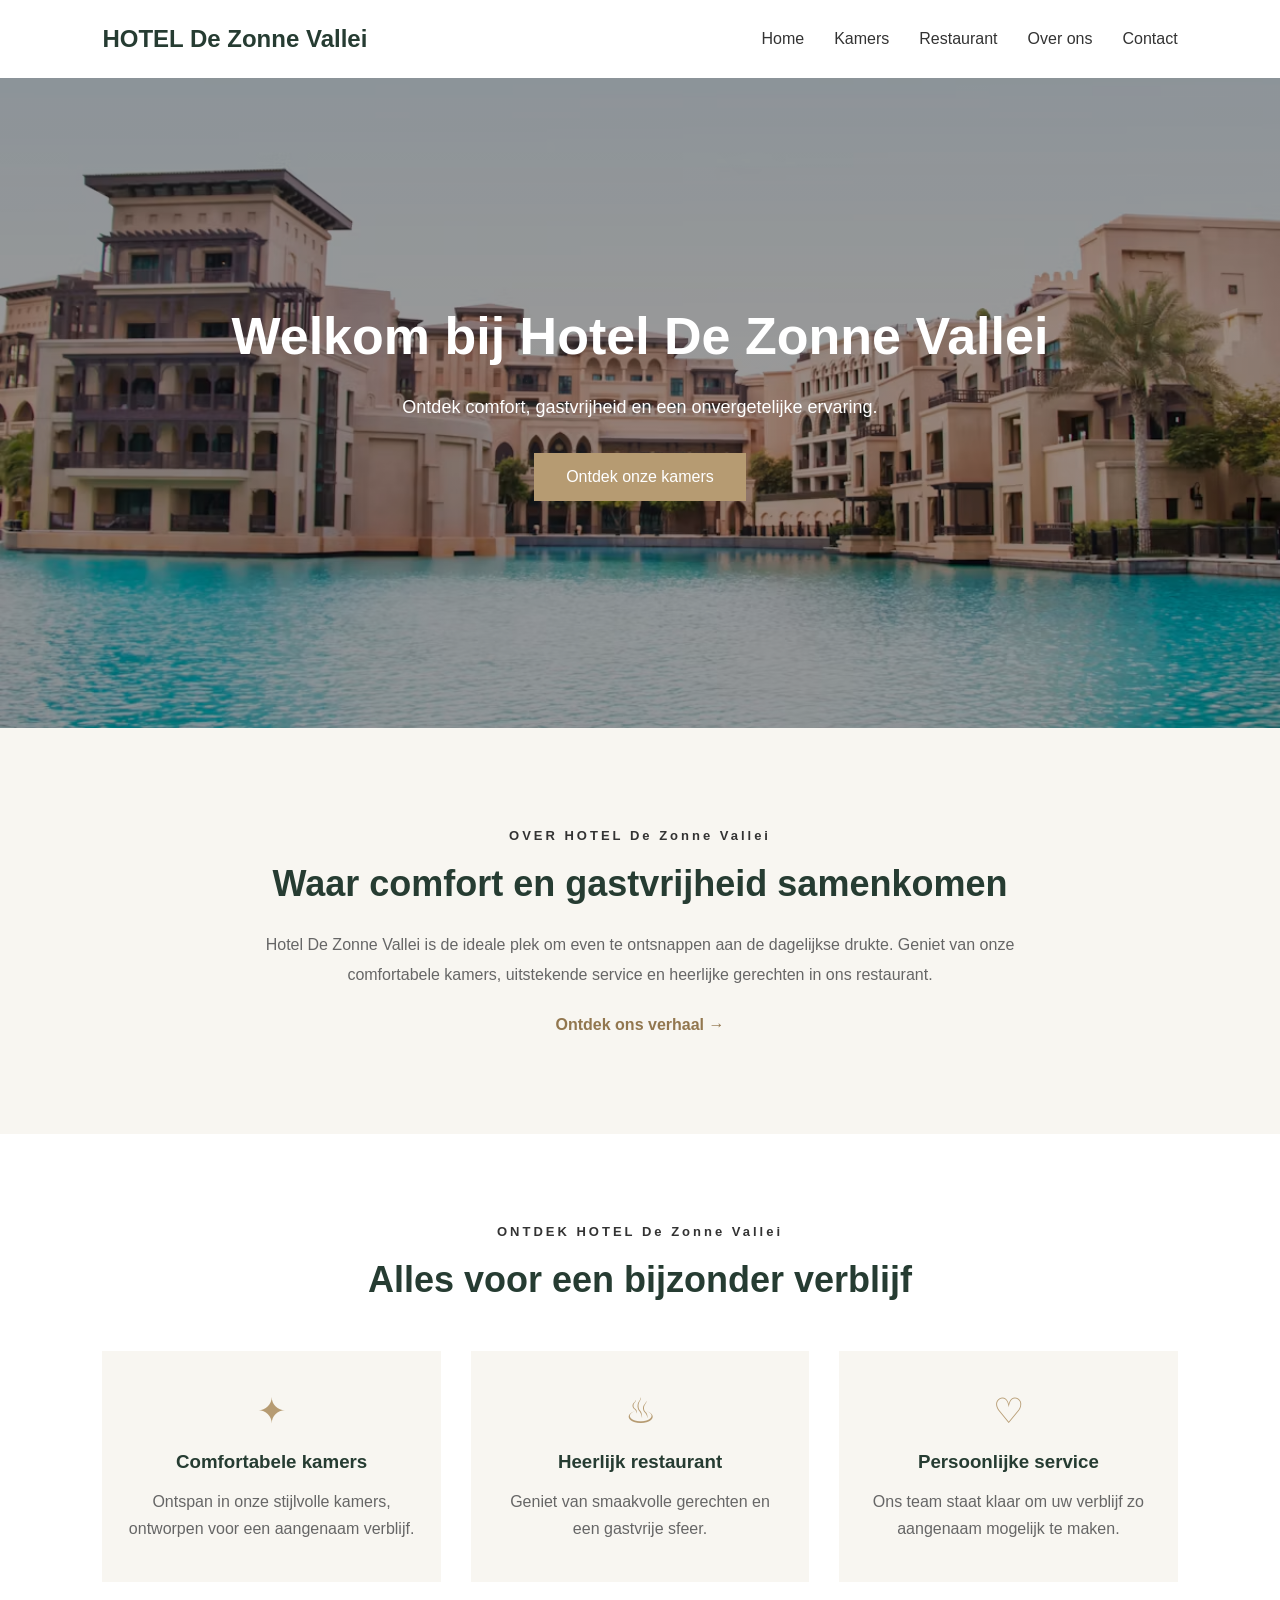
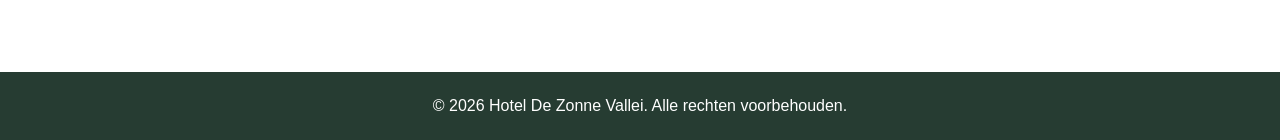
<file: index.html>
<!DOCTYPE html>
<html lang="nl">

<head>
    <meta charset="UTF-8">
    <meta name="viewport" content="width=device-width, initial-scale=1.0">

    <title>Hotel De Zonne Vallei| Welkom</title>

    <link rel="stylesheet" href="css/style.css">
</head>

<body>

    <header>
        <nav class="navbar">
            <a href="index.html" class="logo">HOTEL De Zonne Vallei</a>

            <ul class="nav-links">
                <li><a href="index.html">Home</a></li>
                <li><a href="kamers.html">Kamers</a></li>
                <li><a href="restaurant.html">Restaurant</a></li>
                <li><a href="over-ons.html">Over ons</a></li>
                <li><a href="contact.html">Contact</a></li>
            </ul>
        </nav>
    </header>

    <main>
        <section class="hero">
            <div class="hero-content">
                <h1>Welkom bij Hotel De Zonne Vallei</h1>

                <p>
                    Ontdek comfort, gastvrijheid en een
                    onvergetelijke ervaring.
                </p>

                <a href="kamers.html" class="btn">
                    Ontdek onze kamers
                </a>
            </div>
        </section>

        <!-- Introduction section -->
        <section class="intro">
            <div class="intro-content">
                <p class="section-label">OVER HOTEL De Zonne Vallei</p>

                <h2>Waar comfort en gastvrijheid samenkomen</h2>

                <p>
                    Hotel De Zonne Vallei is de ideale plek om even te ontsnappen
                    aan de dagelijkse drukte. Geniet van onze comfortabele
                    kamers, uitstekende service en heerlijke gerechten
                    in ons restaurant.
                </p>

                <a href="over-ons.html" class="text-link">
                    Ontdek ons verhaal →
                </a>
            </div>
        </section>

        <!-- Features section -->
        <section class="features">

            <div class="section-heading">
                <p class="section-label">ONTDEK HOTEL De Zonne Vallei</p>
                <h2>Alles voor een bijzonder verblijf</h2>
            </div>

            <div class="feature-container">

                <div class="feature-card">
                    <div class="feature-icon">✦</div>
                    <h3>Comfortabele kamers</h3>
                    <p>
                        Ontspan in onze stijlvolle kamers,
                        ontworpen voor een aangenaam verblijf.
                    </p>
                </div>

                <div class="feature-card">
                    <div class="feature-icon">♨</div>
                    <h3>Heerlijk restaurant</h3>
                    <p>
                        Geniet van smaakvolle gerechten
                        en een gastvrije sfeer.
                    </p>
                </div>

                <div class="feature-card">
                    <div class="feature-icon">♡</div>
                    <h3>Persoonlijke service</h3>
                    <p>
                        Ons team staat klaar om uw verblijf
                        zo aangenaam mogelijk te maken.
                    </p>
                </div>

            </div>
        </section>
    </main>

    <footer>
        <p>&copy; 2026 Hotel De Zonne Vallei. Alle rechten voorbehouden.</p>
    </footer>

    <script src="js/script.js"></script>

</body>

</html>
</file>
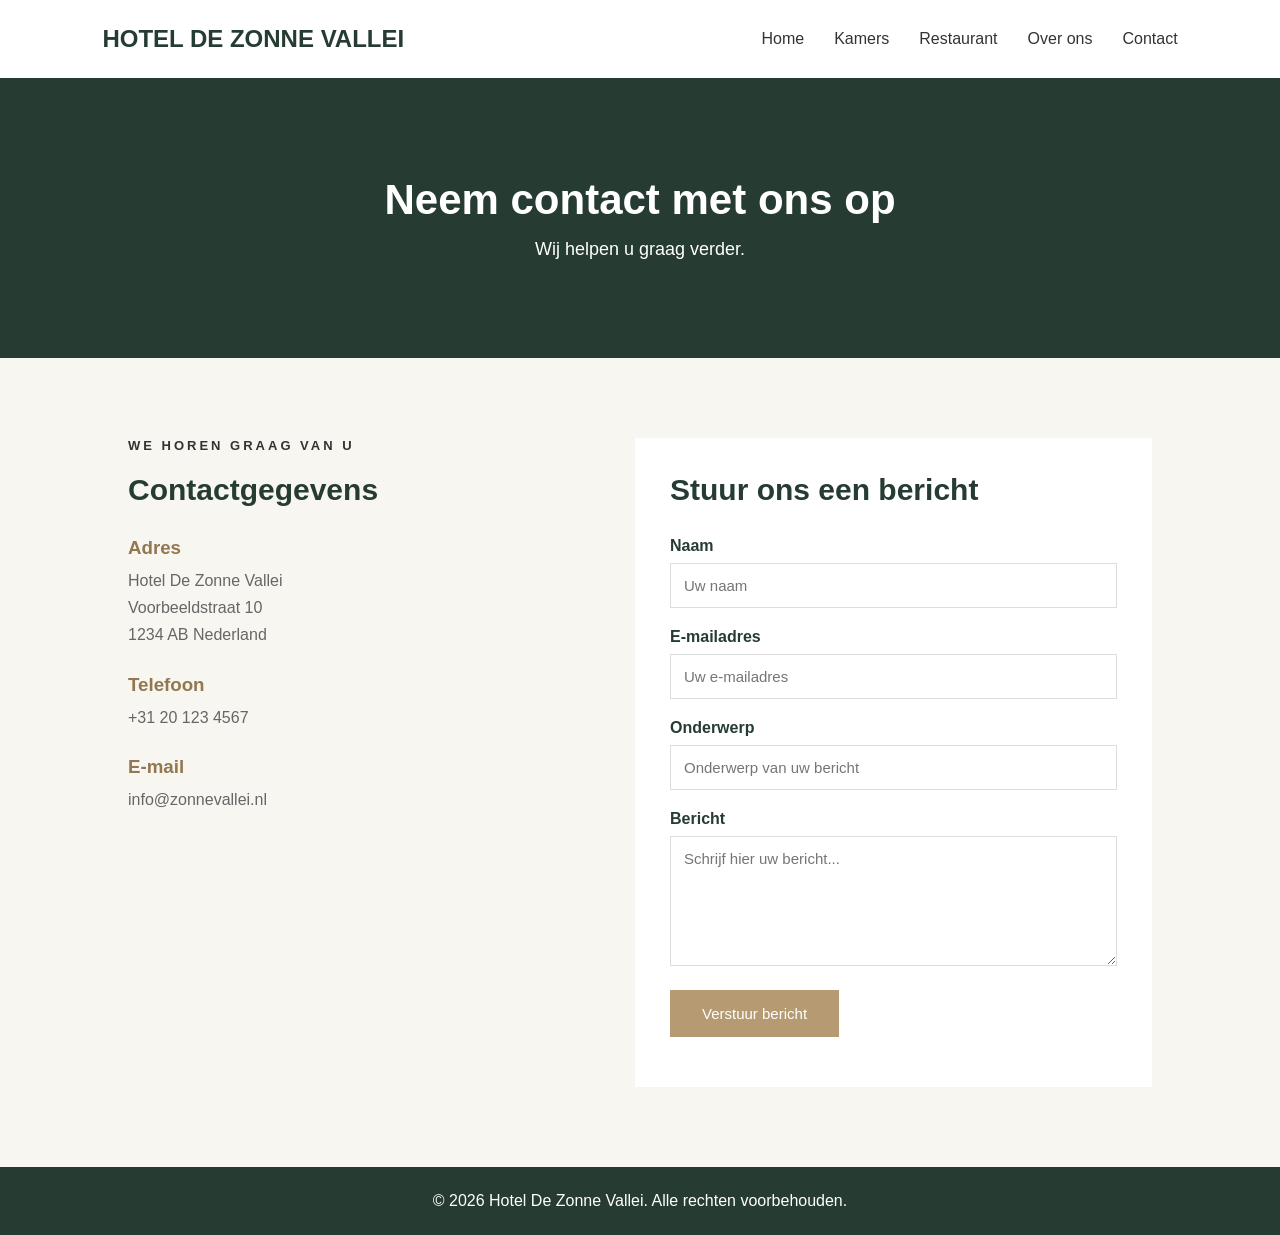
<file: contact.html>
<!DOCTYPE html>
<html lang="nl">
<head>
    <meta charset="UTF-8">
    <meta name="viewport" content="width=device-width, initial-scale=1.0">

    <title>Hotel De Zonne Vallei | Contact</title>

    <link rel="stylesheet" href="css/style.css">
</head>

<body>

    <header>
        <nav class="navbar">
            <a href="index.html" class="logo">
                HOTEL DE ZONNE VALLEI
            </a>

            <ul class="nav-links">
                <li><a href="index.html">Home</a></li>
                <li><a href="kamers.html">Kamers</a></li>
                <li><a href="restaurant.html">Restaurant</a></li>
                <li><a href="over-ons.html">Over ons</a></li>
                <li><a href="contact.html">Contact</a></li>
            </ul>
        </nav>
    </header>

    <main>

        <section class="contact-hero">
            <h1>Neem contact met ons op</h1>
            <p>Wij helpen u graag verder.</p>
        </section>

        <section class="contact-section">

            <div class="contact-info">
                <p class="section-label">WE HOREN GRAAG VAN U</p>
                <h2>Contactgegevens</h2>

                <div class="contact-item">
                    <h3>Adres</h3>
                    <p>Hotel De Zonne Vallei</p>
                    <p>Voorbeeldstraat 10</p>
                    <p>1234 AB Nederland</p>
                </div>

                <div class="contact-item">
                    <h3>Telefoon</h3>
                    <p>+31 20 123 4567</p>
                </div>

                <div class="contact-item">
                    <h3>E-mail</h3>
                    <p>info@zonnevallei.nl</p>
                </div>

            </div>

            <div class="contact-form-container">

                <h2>Stuur ons een bericht</h2>

                <form id="contact-form">

                    <div class="form-group">
                        <label for="name">Naam</label>
                        <input
                            type="text"
                            id="name"
                            name="name"
                            placeholder="Uw naam"
                            required
                        >
                    </div>

                    <div class="form-group">
                        <label for="email">E-mailadres</label>
                        <input
                            type="email"
                            id="email"
                            name="email"
                            placeholder="Uw e-mailadres"
                            required
                        >
                    </div>

                    <div class="form-group">
                        <label for="subject">Onderwerp</label>
                        <input
                            type="text"
                            id="subject"
                            name="subject"
                            placeholder="Onderwerp van uw bericht"
                            required
                        >
                    </div>

                    <div class="form-group">
                        <label for="message">Bericht</label>
                        <textarea
                            id="message"
                            name="message"
                            rows="6"
                            placeholder="Schrijf hier uw bericht..."
                            required
                        ></textarea>
                    </div>

                    <button type="submit" class="btn">
                        Verstuur bericht
                    </button>

                    <p id="form-message"></p>

                </form>

            </div>

        </section>

    </main>

    <footer>
        <p>&copy; 2026 Hotel De Zonne Vallei. Alle rechten voorbehouden.</p>
    </footer>

    <script src="js/script.js"></script>

</body>
</html>
</file>
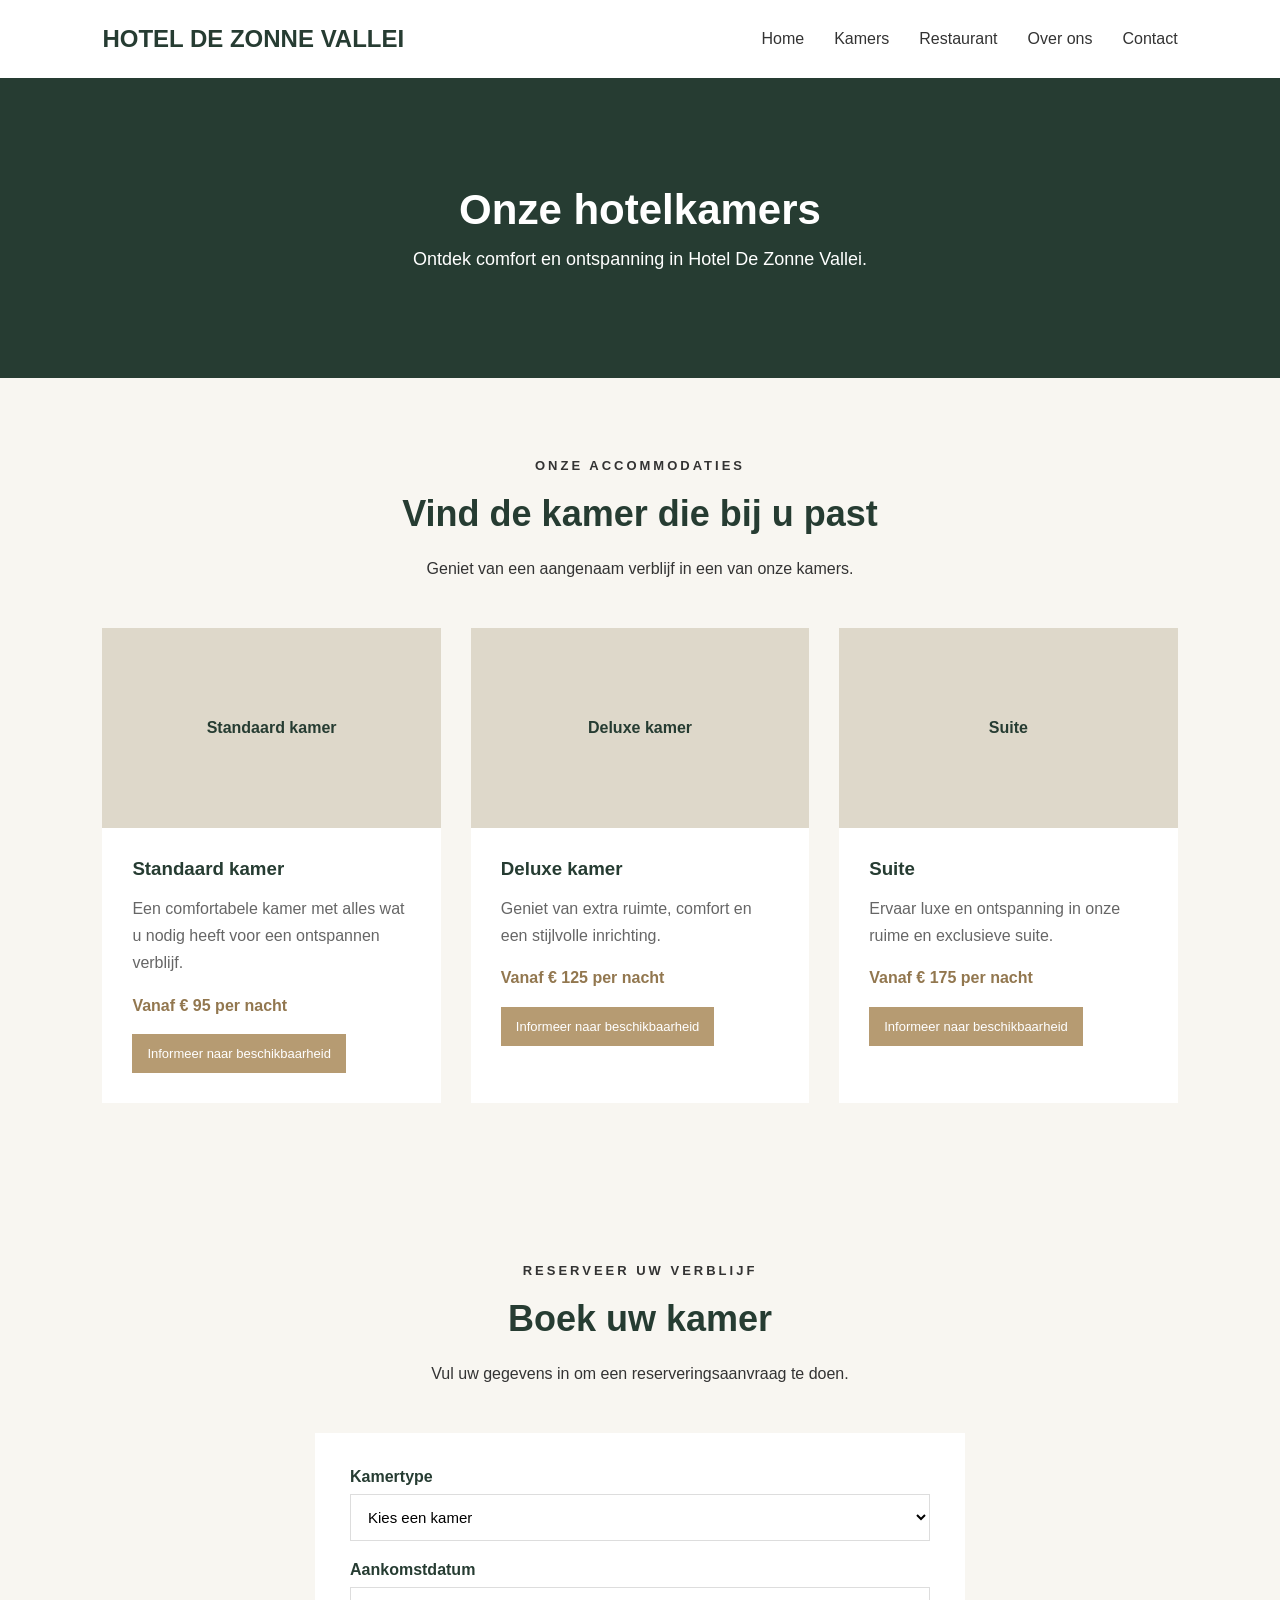
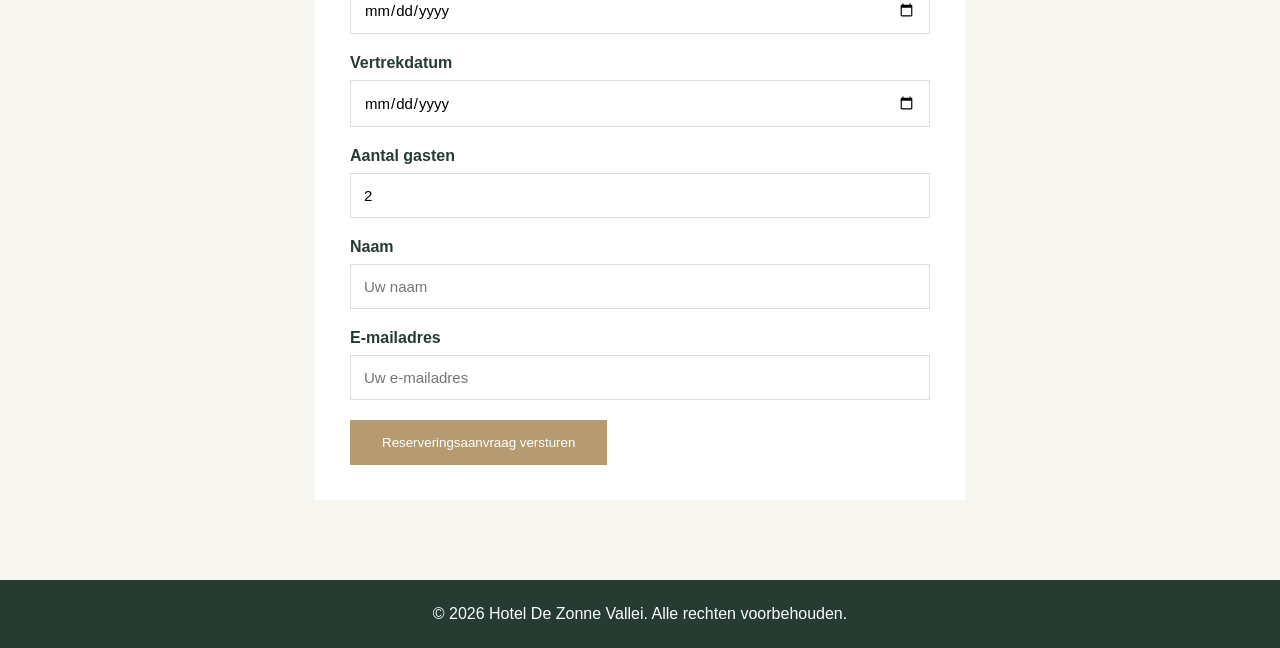
<file: kamers.html>
<!DOCTYPE html>
<html lang="nl">
<head>
    <meta charset="UTF-8">
    <meta name="viewport" content="width=device-width, initial-scale=1.0">

    <title>Hotel De Zonne Vallei | Onze kamers</title>

    <link rel="stylesheet" href="css/style.css">
</head>

<body>

    <header>
        <nav class="navbar">
            <a href="index.html" class="logo">
                HOTEL DE ZONNE VALLEI
            </a>

            <ul class="nav-links">
                <li><a href="index.html">Home</a></li>
                <li><a href="kamers.html">Kamers</a></li>
                <li><a href="restaurant.html">Restaurant</a></li>
                <li><a href="over-ons.html">Over ons</a></li>
                <li><a href="contact.html">Contact</a></li>
            </ul>
        </nav>
    </header>

    <main>

        <section class="rooms-hero">
            <h1>Onze hotelkamers</h1>
            <p>Ontdek comfort en ontspanning in Hotel De Zonne Vallei.</p>
        </section>

        <section class="rooms-section">

            <div class="section-heading">
                <p class="section-label">ONZE ACCOMMODATIES</p>
                <h2>Vind de kamer die bij u past</h2>
                <p>Geniet van een aangenaam verblijf in een van onze kamers.</p>
            </div>

            <div class="rooms-container" id="rooms-container">

                <article class="room-card">
                    <div class="room-placeholder">Standaard kamer</div>
                    <div class="room-content">
                        <h3>Standaard kamer</h3>
                        <p>
                            Een comfortabele kamer met alles wat u nodig
                            heeft voor een ontspannen verblijf.
                        </p>
                        <p class="room-price">Vanaf € 95 per nacht</p>
                        <a href="#reservation-form" class="btn" data-room="standard" >
                            Informeer naar beschikbaarheid
                        </a>
                    </div>
                </article>

                <article class="room-card">
                    <div class="room-placeholder">Deluxe kamer</div>
                    <div class="room-content">
                        <h3>Deluxe kamer</h3>
                        <p>
                            Geniet van extra ruimte, comfort en een
                            stijlvolle inrichting.
                        </p>
                        <p class="room-price">Vanaf € 125 per nacht</p>
                        <a href="#reservation-form" class="btn" data-room="deluxe">
                            Informeer naar beschikbaarheid
                        </a>
                    </div>
                </article>

                <article class="room-card">
                    <div class="room-placeholder">Suite</div>
                    <div class="room-content">
                        <h3>Suite</h3>
                        <p>
                            Ervaar luxe en ontspanning in onze ruime
                            en exclusieve suite.
                        </p>
                        <p class="room-price">Vanaf € 175 per nacht</p>
                        <a href="#reservation-form" class="btn" data-room="suite">
                            Informeer naar beschikbaarheid
                        </a>
                    </div>
                </article>

            </div>
        </section>

        
<section class="reservation-section">

    <div class="section-heading">
        <p class="section-label">RESERVEER UW VERBLIJF</p>
        <h2>Boek uw kamer</h2>
        <p>Vul uw gegevens in om een reserveringsaanvraag te doen.</p>
    </div>

    <form id="reservation-form">

        <div class="form-group">
            <label for="room-type">Kamertype</label>
            <select id="room-type" name="room-type" required>
                <option value="">Kies een kamer</option>
                <option value="standard">Standaard kamer</option>
                <option value="deluxe">Deluxe kamer</option>
                <option value="suite">Suite</option>
            </select>
        </div>

        <div class="form-group">
            <label for="check-in">Aankomstdatum</label>
            <input type="date" id="check-in" name="check-in" required>
        </div>

        <div class="form-group">
            <label for="check-out">Vertrekdatum</label>
            <input type="date" id="check-out" name="check-out" required>
        </div>

        <div class="form-group">
            <label for="guests">Aantal gasten</label>
            <input type="number" id="guests" name="guests"
                   min="1" max="10" value="2" required>
        </div>

        <div class="form-group">
            <label for="guest-name">Naam</label>
            <input type="text" id="guest-name" name="guest-name"
                   placeholder="Uw naam" required>
        </div>

        <div class="form-group">
            <label for="guest-email">E-mailadres</label>
            <input type="email" id="guest-email" name="guest-email"
                   placeholder="Uw e-mailadres" required>
        </div>

        <button type="submit" class="btn">
            Reserveringsaanvraag versturen
        </button>

        <p id="reservation-message"></p>

        <div id="reservation-summary" class="reservation-summary" hidden>
    <h3>Controleer uw reservering</h3>

    <p><strong>Kamertype:</strong> <span id="summary-room"></span></p>
    <p><strong>Aankomst:</strong> <span id="summary-check-in"></span></p>
    <p><strong>Vertrek:</strong> <span id="summary-check-out"></span></p>
    <p><strong>Aantal gasten:</strong> <span id="summary-guests"></span></p>
    <p><strong>Naam:</strong> <span id="summary-name"></span></p>
    <p><strong>E-mailadres:</strong> <span id="summary-email"></span></p>
</div>

    </form>

</section>


    </main>

    <footer>
        <p>&copy; 2026 Hotel De Zonne Vallei. Alle rechten voorbehouden.</p>
    </footer>

    <script src="js/script.js"></script>

</body>
</html>
</file>
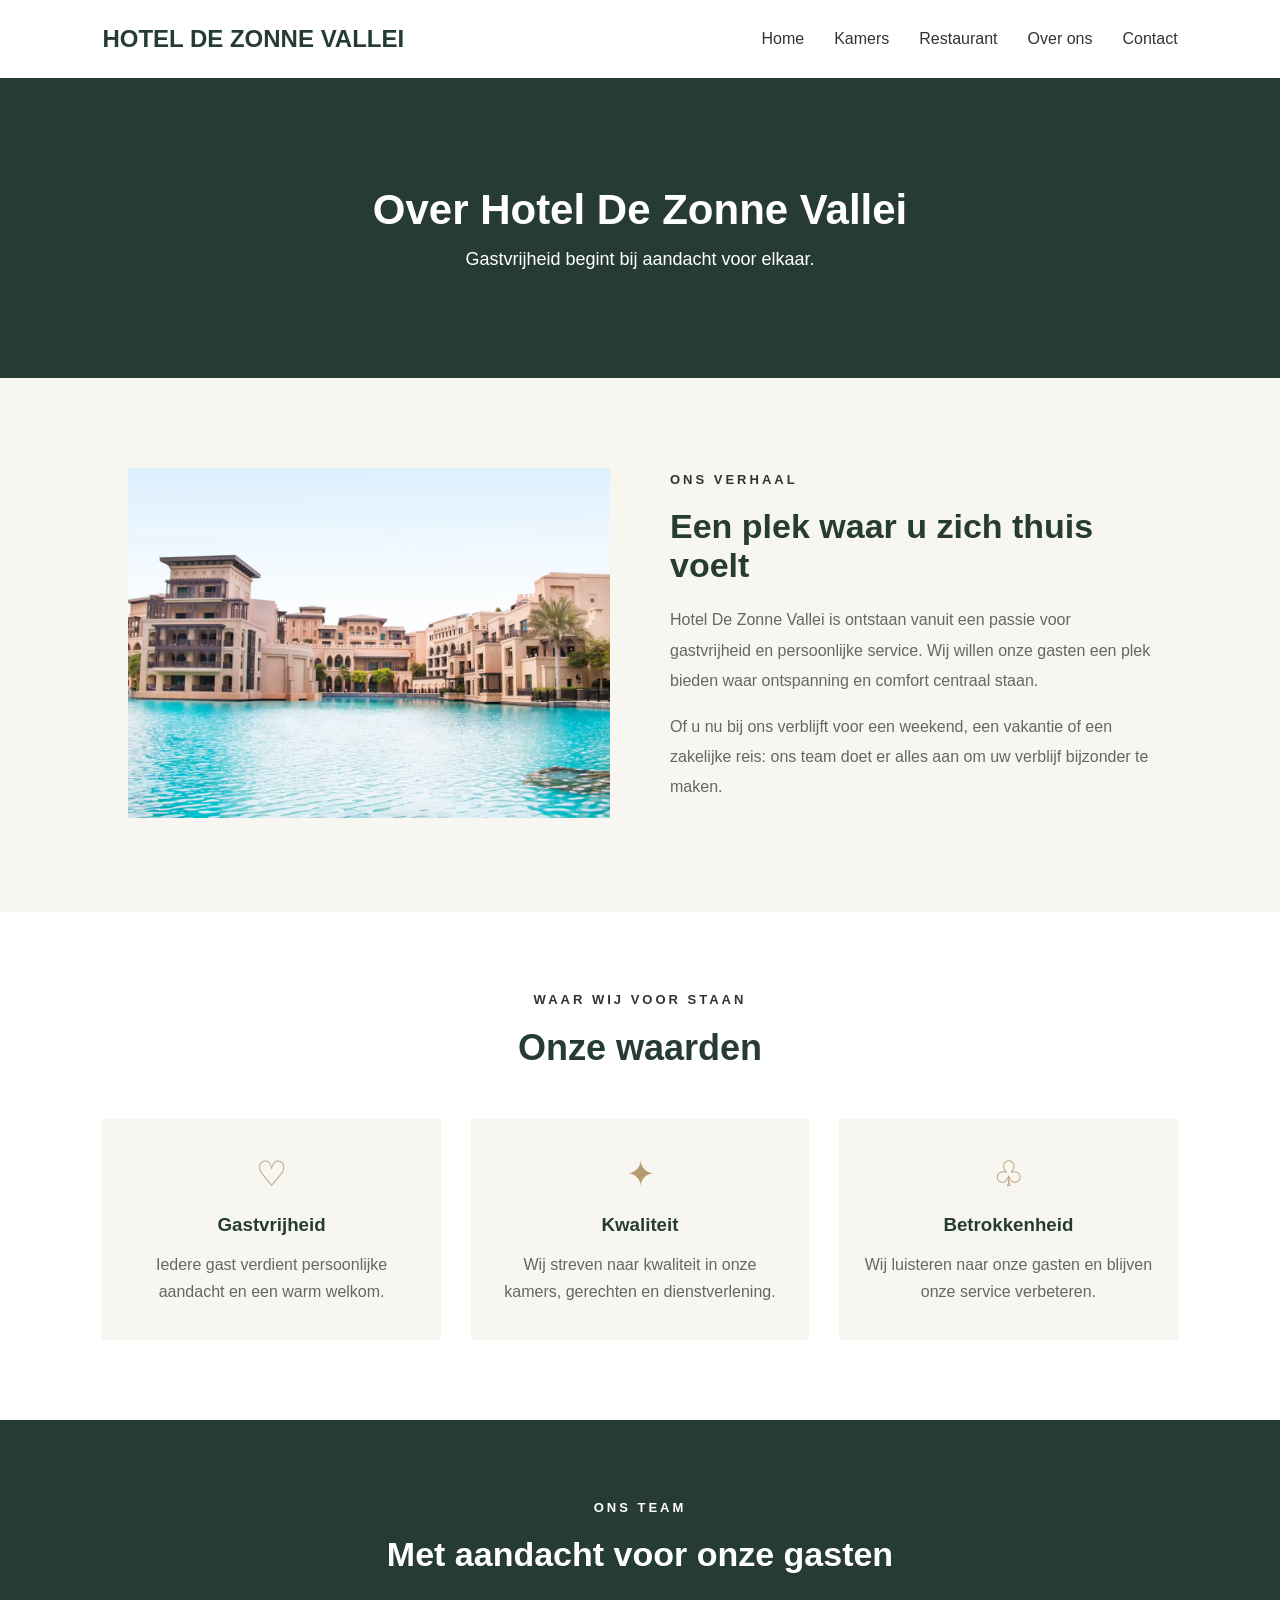
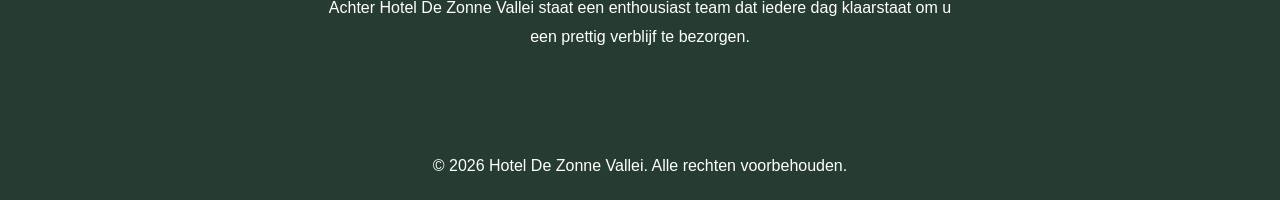
<file: over-ons.html>
<!DOCTYPE html>
<html lang="nl">
<head>
    <meta charset="UTF-8">
    <meta name="viewport" content="width=device-width, initial-scale=1.0">

    <title>Hotel De Zonne Vallei | Over ons</title>

    <link rel="stylesheet" href="css/style.css">
</head>

<body>

    <header>
        <nav class="navbar">
            <a href="index.html" class="logo">
                HOTEL DE ZONNE VALLEI
            </a>

            <ul class="nav-links">
                <li><a href="index.html">Home</a></li>
                <li><a href="kamers.html">Kamers</a></li>
                <li><a href="restaurant.html">Restaurant</a></li>
                <li><a href="over-ons.html">Over ons</a></li>
                <li><a href="contact.html">Contact</a></li>
            </ul>
        </nav>
    </header>

    <main>

        <!-- Hero -->
        <section class="about-hero">
            <h1>Over Hotel De Zonne Vallei</h1>
            <p>Gastvrijheid begint bij aandacht voor elkaar.</p>
        </section>

        <!-- Our story -->
        <section class="about-story">

            <div class="about-image">
                <img src="images/hotel.jpg" alt="Hotel De Zonne Vallei">
            </div>

            <div class="about-text">
                <p class="section-label">ONS VERHAAL</p>

                <h2>Een plek waar u zich thuis voelt</h2>

                <p>
                    Hotel De Zonne Vallei is ontstaan vanuit een
                    passie voor gastvrijheid en persoonlijke service.
                    Wij willen onze gasten een plek bieden waar
                    ontspanning en comfort centraal staan.
                </p>

                <p>
                    Of u nu bij ons verblijft voor een weekend,
                    een vakantie of een zakelijke reis: ons team
                    doet er alles aan om uw verblijf bijzonder te maken.
                </p>
            </div>

        </section>

        <!-- Our values -->
        <section class="values-section">

            <div class="section-heading">
                <p class="section-label">WAAR WIJ VOOR STAAN</p>
                <h2>Onze waarden</h2>
            </div>

            <div class="values-container">

                <article class="value-card">
                    <div class="feature-icon">♡</div>
                    <h3>Gastvrijheid</h3>
                    <p>
                        Iedere gast verdient persoonlijke aandacht
                        en een warm welkom.
                    </p>
                </article>

                <article class="value-card">
                    <div class="feature-icon">✦</div>
                    <h3>Kwaliteit</h3>
                    <p>
                        Wij streven naar kwaliteit in onze kamers,
                        gerechten en dienstverlening.
                    </p>
                </article>

                <article class="value-card">
                    <div class="feature-icon">♧</div>
                    <h3>Betrokkenheid</h3>
                    <p>
                        Wij luisteren naar onze gasten en blijven
                        onze service verbeteren.
                    </p>
                </article>

            </div>

        </section>

        <!-- Team -->
        <section class="team-section">
            <p class="section-label">ONS TEAM</p>
            <h2>Met aandacht voor onze gasten</h2>

            <p>
                Achter Hotel De Zonne Vallei staat een enthousiast
                team dat iedere dag klaarstaat om u een prettig
                verblijf te bezorgen.
            </p>
        </section>

    </main>

    <footer>
        <p>&copy; 2026 Hotel De Zonne Vallei. Alle rechten voorbehouden.</p>
    </footer>

    <script src="js/script.js"></script>

</body>
</html>
</file>
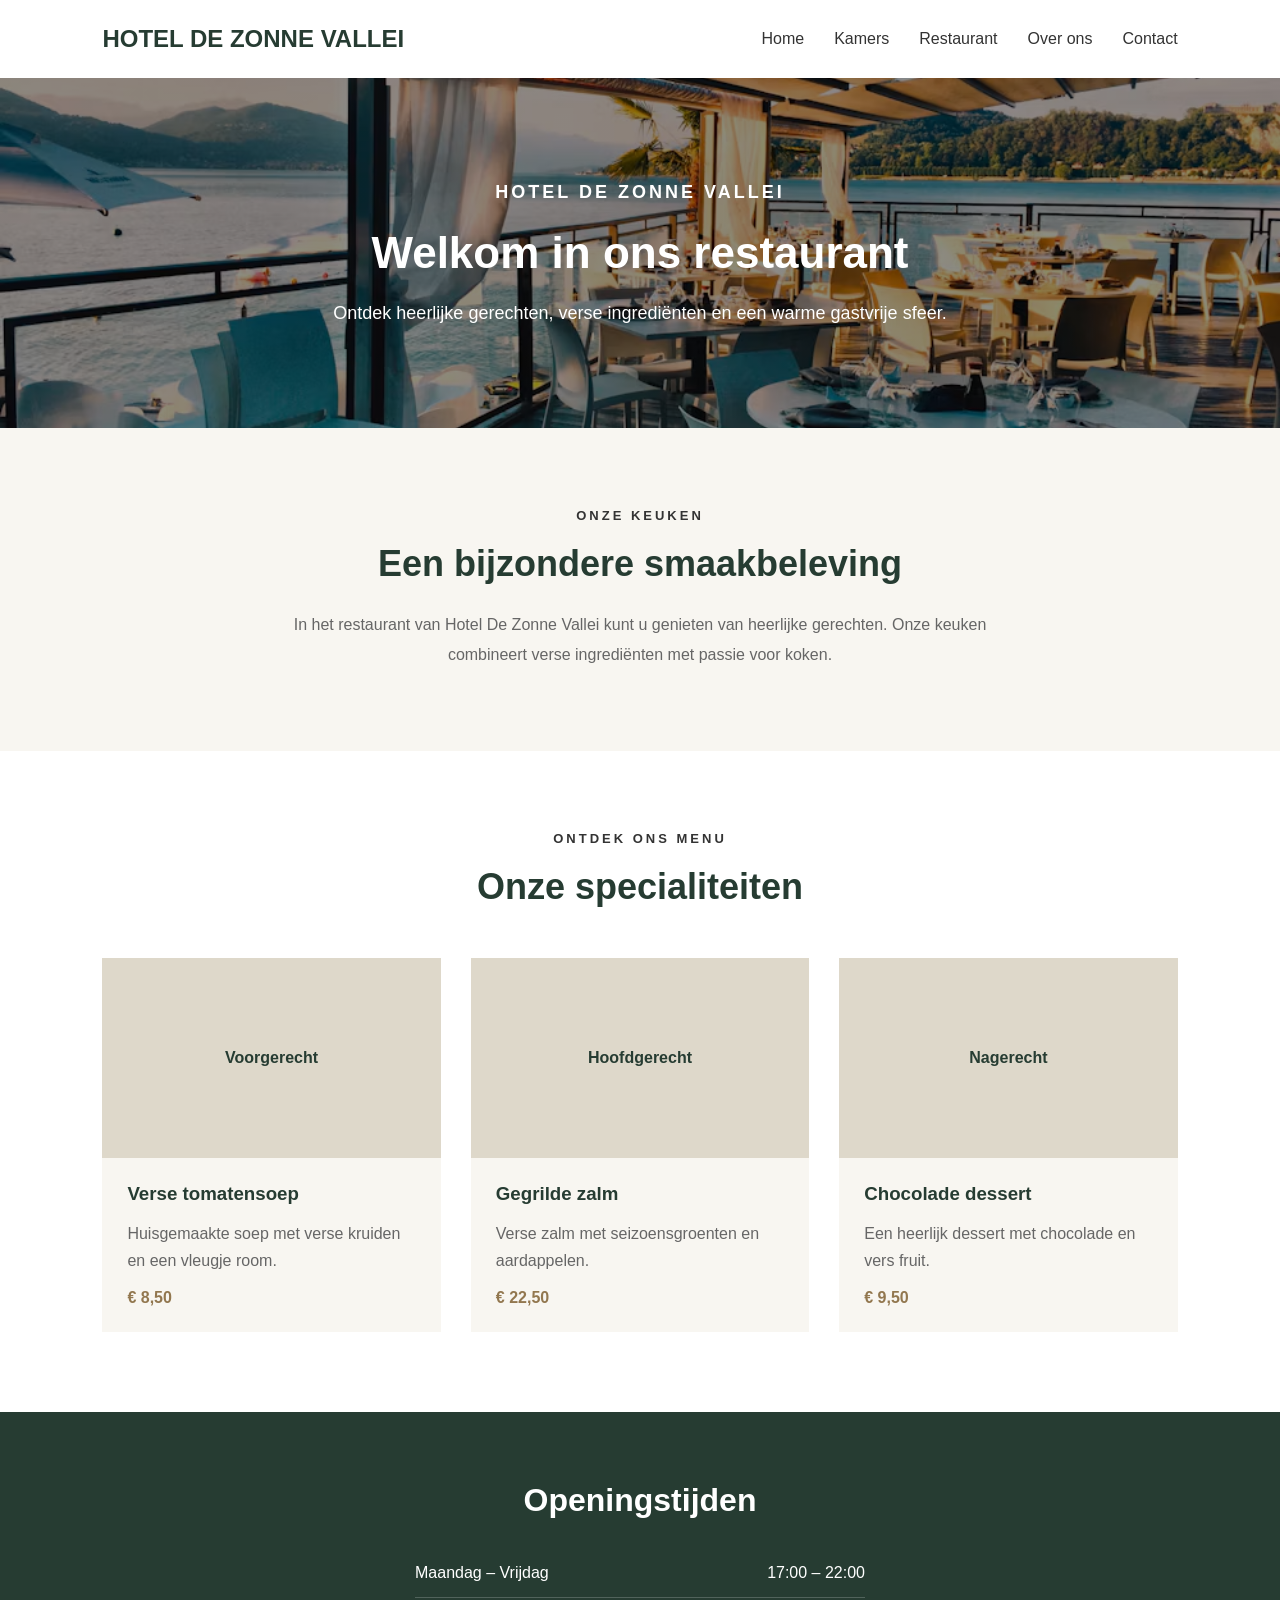
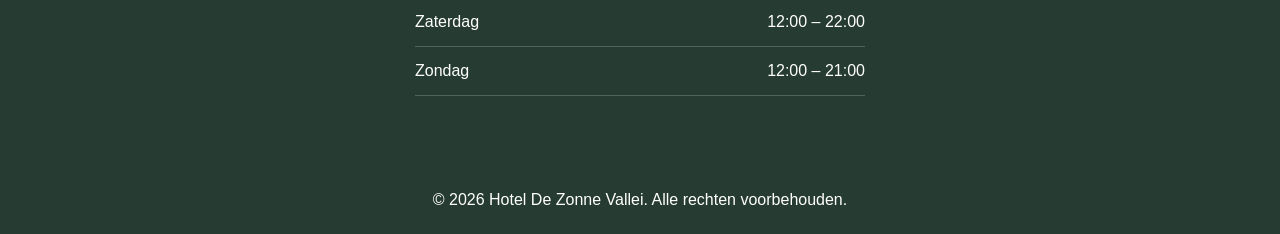
<file: restaurant.html>
<!DOCTYPE html>
<html lang="nl">
<head>
    <meta charset="UTF-8">
    <meta name="viewport" content="width=device-width, initial-scale=1.0">

    <title>Hotel De Zonne Vallei | Restaurant</title>

    <link rel="stylesheet" href="css/style.css">
</head>

<body>

    <header>
        <nav class="navbar">
            <a href="index.html" class="logo">
                HOTEL DE ZONNE VALLEI
            </a>

            <ul class="nav-links">
                <li><a href="index.html">Home</a></li>
                <li><a href="kamers.html">Kamers</a></li>
                <li><a href="restaurant.html">Restaurant</a></li>
                <li><a href="over-ons.html">Over ons</a></li>
                <li><a href="contact.html">Contact</a></li>
            </ul>
        </nav>
    </header>

    <main>

        <!-- Restaurant hero -->
        <section class="restaurant-hero">
            <div>
                <p class="section-label">HOTEL DE ZONNE VALLEI</p>
                <h1>Welkom in ons restaurant</h1>
                <p>
                    Ontdek heerlijke gerechten, verse ingrediënten
                    en een warme gastvrije sfeer.
                </p>
            </div>
        </section>

        <!-- Introduction -->
        <section class="restaurant-intro">
            <div class="restaurant-intro-content">
                <p class="section-label">ONZE KEUKEN</p>

                <h2>Een bijzondere smaakbeleving</h2>

                <p>
                    In het restaurant van Hotel De Zonne Vallei
                    kunt u genieten van heerlijke gerechten.
                    Onze keuken combineert verse ingrediënten
                    met passie voor koken.
                </p>
            </div>
        </section>

        <!-- Menu -->
        <section class="menu-section">

            <div class="section-heading">
                <p class="section-label">ONTDEK ONS MENU</p>
                <h2>Onze specialiteiten</h2>
            </div>

            <div class="menu-container">

                <article class="menu-card">
                    <div class="menu-image">Voorgerecht</div>
                    <div class="menu-content">
                        <h3>Verse tomatensoep</h3>
                        <p>
                            Huisgemaakte soep met verse kruiden
                            en een vleugje room.
                        </p>
                        <span>€ 8,50</span>
                    </div>
                </article>

                <article class="menu-card">
                    <div class="menu-image">Hoofdgerecht</div>
                    <div class="menu-content">
                        <h3>Gegrilde zalm</h3>
                        <p>
                            Verse zalm met seizoensgroenten
                            en aardappelen.
                        </p>
                        <span>€ 22,50</span>
                    </div>
                </article>

                <article class="menu-card">
                    <div class="menu-image">Nagerecht</div>
                    <div class="menu-content">
                        <h3>Chocolade dessert</h3>
                        <p>
                            Een heerlijk dessert met chocolade
                            en vers fruit.
                        </p>
                        <span>€ 9,50</span>
                    </div>
                </article>

            </div>
        </section>

        <!-- Opening hours -->
        <section class="opening-hours">

            <h2>Openingstijden</h2>

            <div class="hours-list">
                <p>Maandag – Vrijdag <span>17:00 – 22:00</span></p>
                <p>Zaterdag <span>12:00 – 22:00</span></p>
                <p>Zondag <span>12:00 – 21:00</span></p>
            </div>

        </section>

    </main>

    <footer>
        <p>&copy; 2026 Hotel De Zonne Vallei. Alle rechten voorbehouden.</p>
    </footer>

    <script src="js/script.js"></script>

</body>
</html>
</file>
<file: css/style.css>
/* General styles */

* {
    margin: 0;
    padding: 0;
    box-sizing: border-box;
}

body {
    font-family: Arial, sans-serif;
    color: #333;
}

/* Navigation */

.navbar {
    display: flex;
    justify-content: space-between;
    align-items: center;
    padding: 25px 8%;
    background-color: #ffffff;
}

.logo {
    font-size: 24px;
    font-weight: bold;
    color: #263c32;
    text-decoration: none;
}

.nav-links {
    display: flex;
    list-style: none;
    gap: 30px;
}

.nav-links a {
    text-decoration: none;
    color: #333;
}

/* Hero section */

.hero {
    min-height: 650px;
    display: flex;
    align-items: center;
    justify-content: center;
    text-align: center;

    background:
        linear-gradient(rgba(0,0,0,0.4), rgba(0,0,0,0.4)),
        url("../images/hotel.jpg") center/cover;

    padding: 40px 20px;
}

.hero-content {
      max-width: 850px;
    color: white;
}

.subtitle,
.section-label {
    font-size: 13px;
    letter-spacing: 3px;
    font-weight: bold;
    margin-bottom: 20px;
}
.hero h1 {
    font-size: 52px;
    line-height: 1.2;
    margin-bottom: 25px;
}

.hero p {
    font-size: 18px;
    line-height: 1.7;
    margin-bottom: 30px;
}

.btn {
    display: inline-block;
    padding: 15px 32px;
    background-color: #b69b72;
    color: white;
    text-decoration: none;
    transition: background-color 0.3s;
}

.btn:hover {
    background-color: #92774f;
}

/* INTRODUCTION SECTION */

.intro {
    padding: 100px 10%;
    text-align: center;
    background-color: #f8f6f1;
}

.intro-content {
    max-width: 750px;
    margin: auto;
}

.intro h2,
.section-heading h2 {
    font-size: 36px;
    color: #263c32;
    margin-bottom: 25px;
}

.intro-content > p:not(.section-label) {
    font-size: 16px;
    line-height: 1.9;
    color: #666;
    margin-bottom: 25px;
}

.text-link {
    color: #92774f;
    text-decoration: none;
    font-weight: bold;
}

/* FEATURES SECTION */

.features {
    padding: 90px 8%;
    text-align: center;
}

.section-heading {
    margin-bottom: 50px;
}

.feature-container {
    display: flex;
    justify-content: center;
    gap: 30px;
}

.feature-card {
    flex: 1;
    max-width: 350px;
    padding: 40px 25px;
    background-color: #f8f6f1;
}

.feature-icon {
    font-size: 35px;
    color: #b69b72;
    margin-bottom: 20px;
}

.feature-card h3 {
    color: #263c32;
    margin-bottom: 15px;
}

.feature-card p {
    color: #666;
    line-height: 1.7;
}

/* RESPONSIVE DESIGN */

@media (max-width: 768px) {

    .navbar {
        flex-direction: column;
        gap: 20px;
    }

    .nav-links {
        flex-wrap: wrap;
        justify-content: center;
        gap: 15px;
    }

    .hero {
        min-height: 500px;
    }

    .hero h1 {
        font-size: 36px;
    }

    .intro h2,
    .section-heading h2 {
        font-size: 28px;
    }

    .feature-container {
        flex-direction: column;
        align-items: center;
    }

    .feature-card {
        width: 100%;
    }
}


/* Footer */

footer {
    padding: 25px;
    text-align: center;
    background-color: #263c32;
    color: white;
}

/* ROOMS PAGE */

.rooms-hero {
    min-height: 300px;
    background-color: #263c32;
    color: white;
    display: flex;
    flex-direction: column;
    justify-content: center;
    align-items: center;
    text-align: center;
    padding: 40px 20px;
}

.rooms-hero h1 {
    font-size: 42px;
    margin-bottom: 15px;
}

.rooms-hero p {
    font-size: 18px;
}

.rooms-section {
    padding: 80px 8%;
    background-color: #f8f6f1;
}

.rooms-section .section-heading {
    text-align: center;
    margin-bottom: 50px;
}

.rooms-container {
    display: flex;
    justify-content: center;
    gap: 30px;
    flex-wrap: wrap;
}

.room-card {
    flex: 1;
    min-width: 250px;
    max-width: 350px;
    background-color: white;
}

.room-placeholder {
    height: 200px;
    background-color: #ded8ca;
    display: flex;
    justify-content: center;
    align-items: center;
    color: #263c32;
    font-weight: bold;
}

.room-content {
    padding: 30px;
}

.room-content h3 {
    color: #263c32;
    margin-bottom: 15px;
}

.room-content p {
    color: #666;
    line-height: 1.7;
    margin-bottom: 15px;
}

.room-content .room-price {
    color: #92774f;
    font-weight: bold;
}

.room-content .btn {
    font-size: 13px;
    padding: 12px 15px;
}

@media (max-width: 768px) {
    .rooms-hero h1 {
        font-size: 32px;
    }

    .rooms-container {
        flex-direction: column;
        align-items: center;
    }

    .room-card {
        width: 100%;
    }
}


/* RESTAURANT PAGE */

.restaurant-hero {
    min-height: 350px;
    background:
        linear-gradient(rgba(0,0,0,0.45), rgba(0,0,0,0.45)),
        url("../images/restaurant.jpg") center/cover;
    display: flex;
    justify-content: center;
    align-items: center;
    text-align: center;
    padding: 40px 20px;
    color: white;
}

.restaurant-hero h1 {
    font-size: 44px;
    margin-bottom: 20px;
}

.restaurant-hero p {
    font-size: 18px;
    line-height: 1.7;
}

.restaurant-intro {
    padding: 80px 10%;
    background-color: #f8f6f1;
    text-align: center;
}

.restaurant-intro-content {
    max-width: 750px;
    margin: auto;
}

.restaurant-intro h2 {
    font-size: 36px;
    color: #263c32;
    margin-bottom: 25px;
}

.restaurant-intro-content > p:not(.section-label) {
    color: #666;
    line-height: 1.9;
}

.menu-section {
    padding: 80px 8%;
}

.menu-section .section-heading{
    text-align: center;
}

.menu-container {
    display: flex;
    justify-content: center;
    gap: 30px;
    flex-wrap: wrap;
}

.menu-card {
    flex: 1;
    min-width: 250px;
    max-width: 350px;
    background-color: #f8f6f1;
}

.menu-image {
    height: 200px;
    background-color: #ded8ca;
    display: flex;
    justify-content: center;
    align-items: center;
    color: #263c32;
    font-weight: bold;
}

.menu-content {
    padding: 25px;
}

.menu-content h3 {
    color: #263c32;
    margin-bottom: 15px;
}

.menu-content p {
    color: #666;
    line-height: 1.7;
    margin-bottom: 15px;
}

.menu-content span {
    color: #92774f;
    font-weight: bold;
}

.opening-hours {
    padding: 70px 20px;
    background-color: #263c32;
    color: white;
    text-align: center;
}

.opening-hours h2 {
    font-size: 32px;
    margin-bottom: 30px;
}

.hours-list {
    max-width: 450px;
    margin: auto;
}

.hours-list p {
    display: flex;
    justify-content: space-between;
    padding: 15px 0;
    border-bottom: 1px solid rgba(255,255,255,0.2);
}

@media (max-width: 768px) {
    .restaurant-hero h1 {
        font-size: 32px;
    }

    .restaurant-intro h2 {
        font-size: 28px;
    }

    .menu-container {
        flex-direction: column;
        align-items: center;
    }

    .menu-card {
        width: 100%;
    }

    .hours-list p {
        font-size: 14px;
        gap: 15px;
    }
}

/* ABOUT PAGE */

.about-hero {
    min-height: 300px;
    background-color: #263c32;
    color: white;
    display: flex;
    flex-direction: column;
    justify-content: center;
    align-items: center;
    text-align: center;
    padding: 40px 20px;
}

.about-hero h1 {
    font-size: 42px;
    margin-bottom: 15px;
}

.about-hero p {
    font-size: 18px;
}

.about-story {
    display: flex;
    align-items: center;
    gap: 60px;
    padding: 90px 10%;
    background-color: #f8f6f1;
}

.about-image {
    flex: 1;
}

.about-image img {
    width: 100%;
    height: 350px;
    object-fit: cover;
}

.about-text {
    flex: 1;
}

.about-text h2 {
    font-size: 34px;
    color: #263c32;
    margin-bottom: 20px;
}

.about-text p:not(.section-label) {
    color: #666;
    line-height: 1.9;
    margin-bottom: 15px;
}

.values-section {
    padding: 80px 8%;
    text-align: center;
}

.values-container {
    display: flex;
    justify-content: center;
    gap: 30px;
    flex-wrap: wrap;
}

.value-card {
    flex: 1;
    min-width: 250px;
    max-width: 350px;
    padding: 35px 25px;
    background-color: #f8f6f1;
}

.value-card h3 {
    color: #263c32;
    margin-bottom: 15px;
}

.value-card p {
    color: #666;
    line-height: 1.7;
}

.team-section {
    padding: 80px 20px;
    text-align: center;
    background-color: #263c32;
    color: white;
}

.team-section h2 {
    font-size: 34px;
    margin-bottom: 20px;
}

.team-section p:last-child {
    max-width: 650px;
    margin: auto;
    line-height: 1.8;
}

@media (max-width: 768px) {
    .about-hero h1 {
        font-size: 30px;
    }

    .about-story {
        flex-direction: column;
        gap: 30px;
    }

    .about-image {
        width: 100%;
    }

    .about-text h2,
    .team-section h2 {
        font-size: 28px;
    }
}


/* CONTACT PAGE */

.contact-hero {
    min-height: 280px;
    background-color: #263c32;
    color: white;
    display: flex;
    flex-direction: column;
    justify-content: center;
    align-items: center;
    text-align: center;
    padding: 40px 20px;
}

.contact-hero h1 {
    font-size: 42px;
    margin-bottom: 15px;
}

.contact-hero p {
    font-size: 18px;
}

.contact-section {
    display: flex;
    gap: 60px;
    padding: 80px 10%;
    background-color: #f8f6f1;
}

.contact-info,
.contact-form-container {
    flex: 1;
}

.contact-info h2,
.contact-form-container h2 {
    color: #263c32;
    font-size: 30px;
    margin-bottom: 30px;
}

.contact-item {
    margin-bottom: 25px;
}

.contact-item h3 {
    color: #92774f;
    margin-bottom: 8px;
}

.contact-item p {
    color: #666;
    line-height: 1.7;
}

.contact-form-container {
    background-color: white;
    padding: 35px;
}

.form-group {
    margin-bottom: 20px;
}

.form-group label {
    display: block;
    margin-bottom: 8px;
    color: #263c32;
    font-weight: bold;
}

.form-group input,
.form-group textarea {
    width: 100%;
    padding: 13px;
    border: 1px solid #ddd;
    font-family: Arial, sans-serif;
    font-size: 15px;
}

.form-group textarea {
    resize: vertical;
}

.contact-form-container button {
    border: none;
    cursor: pointer;
    font-size: 15px;
}

#form-message {
    margin-top: 15px;
    color: #263c32;
}

@media (max-width: 768px) {
    .contact-hero h1 {
        font-size: 30px;
    }

    .contact-section {
        flex-direction: column;
        padding: 50px 6%;
        gap: 35px;
    }

    .contact-form-container {
        padding: 25px;
    }
}

/* RESERVATION SECTION */

.reservation-section {
    padding: 80px 10%;
    background-color: #f8f6f1;
}

.reservation-section .section-heading {
    text-align: center;
}

#reservation-form {
    max-width: 650px;
    margin: auto;
    background-color: white;
    padding: 35px;
}

#reservation-form input,
#reservation-form select {
    width: 100%;
    padding: 13px;
    border: 1px solid #ddd;
    background-color: white;
    font-size: 15px;
}

#reservation-form button {
    border: none;
    cursor: pointer;
}

@media (max-width: 768px) {
    .reservation-section {
        padding: 50px 6%;
    }

    #reservation-form {
        padding: 25px;
    }
}
</file>
